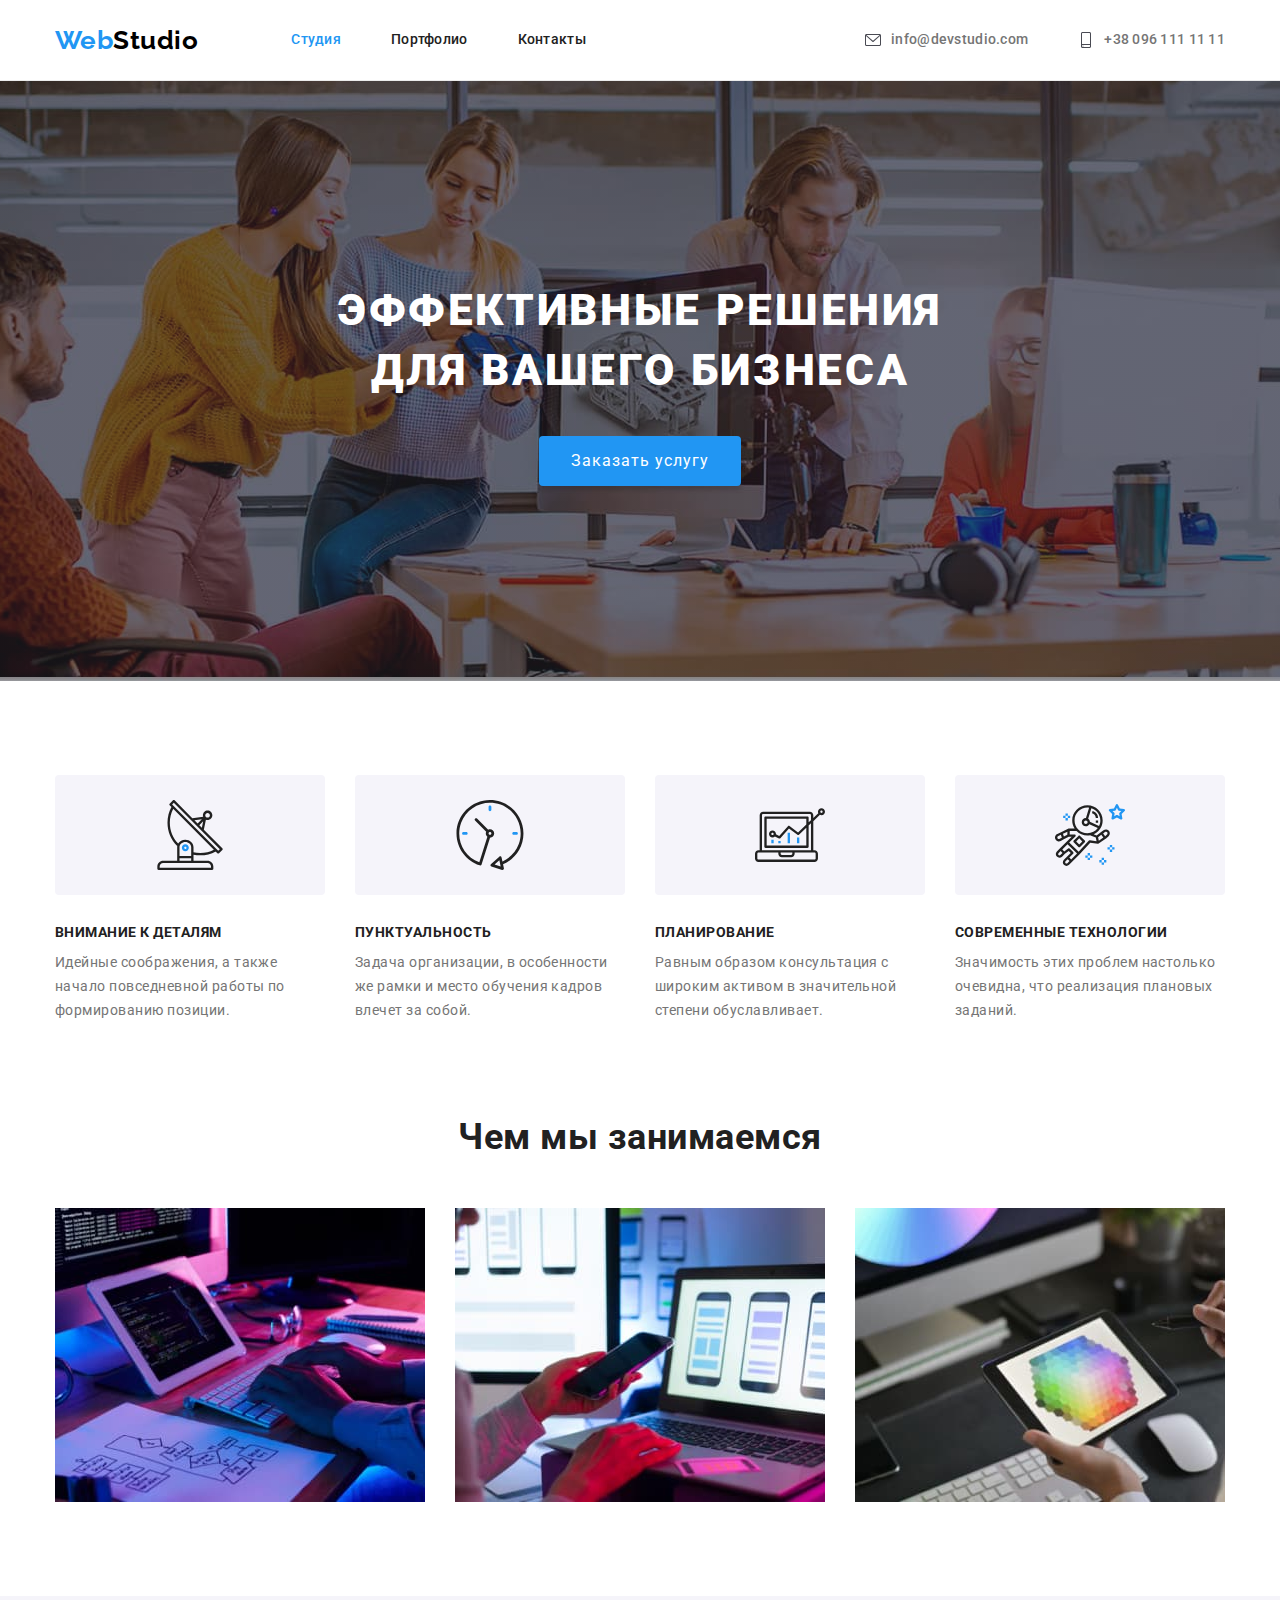
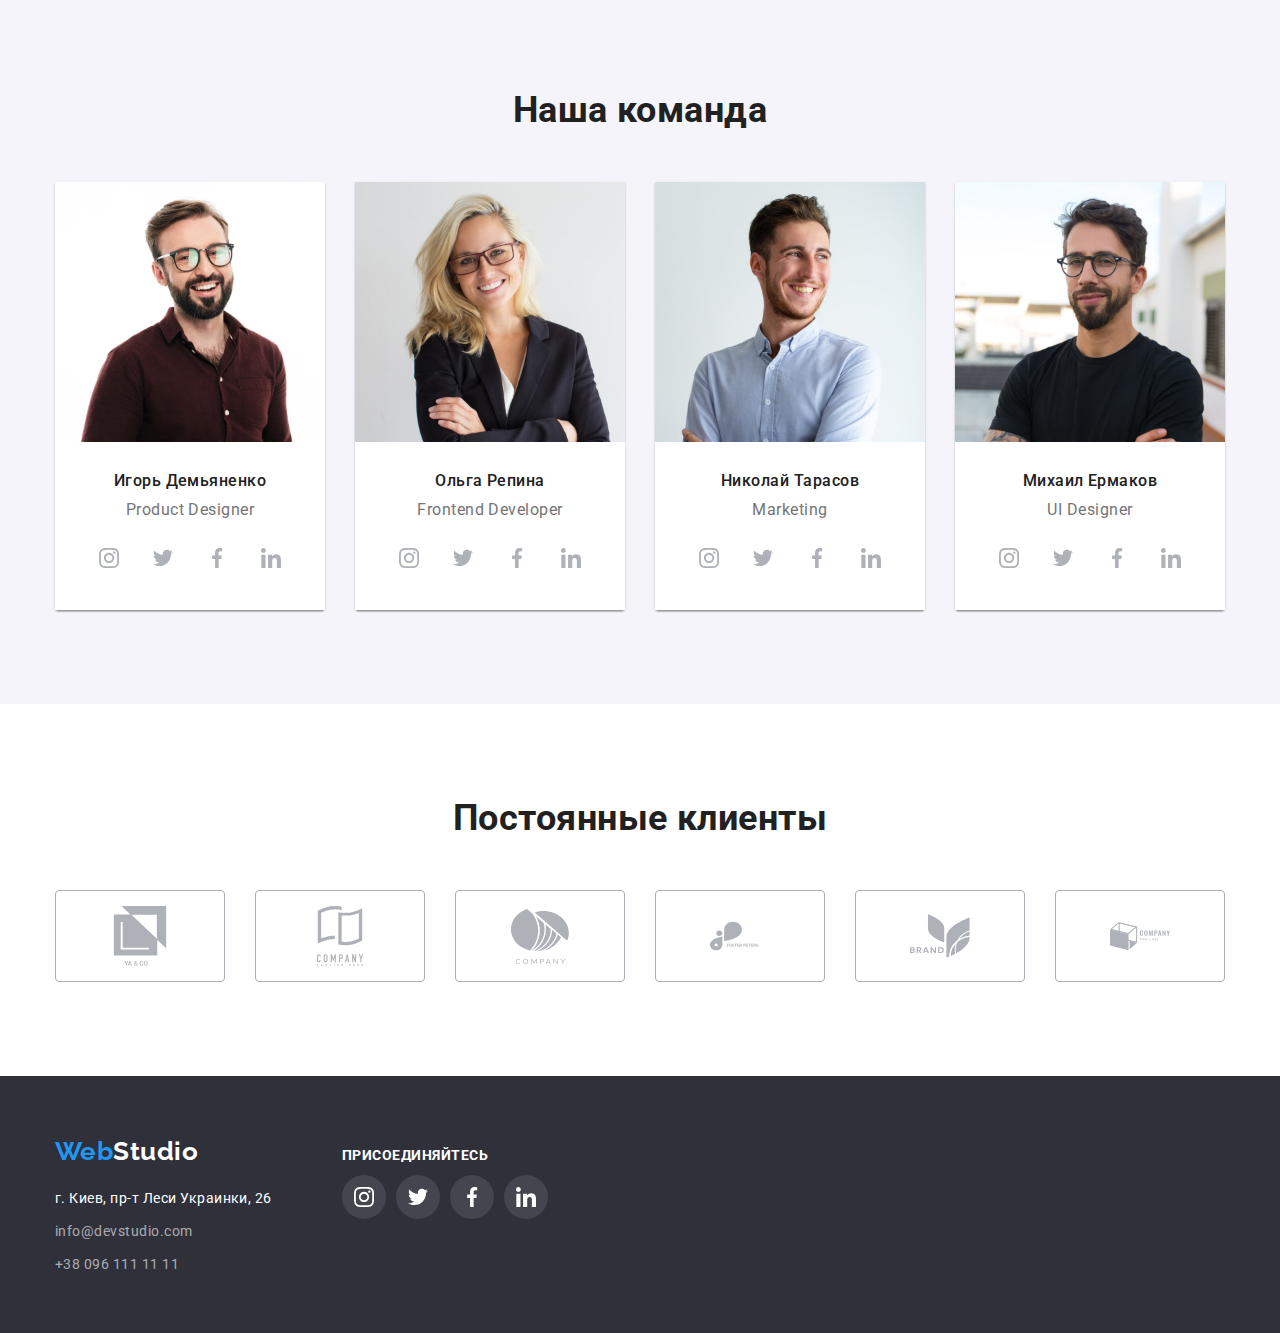
<file: index.html>
<!DOCTYPE html>
<html lang="ru">
  <head>
    <meta charset="UTF-8" />
    <meta http-equiv="X-UA-Compatible" content="IE=edge" />
    <meta name="viewport" content="width=device-width, initial-scale=1.0" />
    <title>Студия</title>
    <link rel="preconnect" href="https://fonts.googleapis.com" />
    <link rel="preconnect" href="https://fonts.gstatic.com" crossorigin />
    <link
      href="https://fonts.googleapis.com/css2?family=Montserrat:wght@400;700&family=Raleway:wght@700&family=Roboto:wght@400;500;700;900&family=Tangerine:wght@400;700&display=swap"
      rel="stylesheet"
    />
    <link
      rel="stylesheet"
      href="https://cdnjs.cloudflare.com/ajax/libs/modern-normalize/1.1.0/modern-normalize.min.css"
    />
    <link rel="stylesheet" href="./css/styles.css" />
  </head>
  <body>
    <!-- header -->
    <header class="header">
      <div class="container header-container">
        <nav class="header-nav">
          <a href="./index.html" class="logo link"><span class="accent">Web</span>Studio</a>
          <ul class="header-nav-list list">
            <li class="header-nav-item">
              <a href="./index.html" class="header-nav-link link current">Студия</a>
            </li>
            <li class="header-nav-item">
              <a href="./portfolio.html" class="header-nav-link link">Портфолио</a>
            </li>
            <li class="header-nav-item"><a href="" class="header-nav-link link">Контакты</a></li>
          </ul>
        </nav>
        <ul class="header-contacts-list list">
          <li class="header-contacts-item">
            <a href="mailto:info@devstudio.com" class="header-contacts-link link">
              <svg class="header-icon icon-envelope" width="16" height="16" aria-hidden="true">
                <use href="./images/symbol-defs.svg#envelope"></use>
              </svg>
              info@devstudio.com</a
            >
          </li>
          <li class="header-contacts-item">
            <a href="tel:+380961111111" class="header-contacts-link link">
              <svg class="header-icon icon-smartphone" width="16" height="16" aria-hidden="true">
                <use href="./images/symbol-defs.svg#smartphone"></use>
              </svg>
              +38 096 111 11 11</a
            >
          </li>
        </ul>
      </div>
    </header>

    <main>
      <!-- hero -->
      <section class="hero section">
        <div class="container">
          <h1 class="hero-title">Эффективные решения для вашего бизнеса</h1>
          <button type="button" class="hero-btn">Заказать услугу</button>
        </div>
      </section>

      <!-- benefits -->
      <section class="benefits section">
        <div class="container">
          <h2 class="benefits-title visually-hidden">Наши преимущества</h2>

          <ul class="benefits-list list">
            <li class="benefits-item">
              <div class="benefits-container-icon">
                <svg class="benefits-icon" width="70" height="70" aria-hidden="true">
                  <use href="./images/symbol-defs.svg#antenna"></use>
                </svg>
              </div>
              <h3 class="benefits-title">Внимание к деталям</h3>
              <p class="benefits-text">
                Идейные соображения, а также начало повседневной работы по формированию позиции.
              </p>
            </li>

            <li class="benefits-item">
              <div class="benefits-container-icon">
                <svg class="benefits-icon" width="70" height="70" aria-hidden="true">
                  <use href="./images/symbol-defs.svg#clock"></use>
                </svg>
              </div>
              <h3 class="benefits-title">Пунктуальность</h3>
              <p class="benefits-text">
                Задача организации, в особенности же рамки и место обучения кадров влечет за собой.
              </p>
            </li>

            <li class="benefits-item">
              <div class="benefits-container-icon">
                <svg class="benefits-icon" width="70" height="70" aria-hidden="true">
                  <use href="./images/symbol-defs.svg#diagram"></use>
                </svg>
              </div>
              <h3 class="benefits-title">Планирование</h3>
              <p class="benefits-text">
                Равным образом консультация с широким активом в значительной степени обуславливает.
              </p>
            </li>

            <li class="benefits-item">
              <div class="benefits-container-icon">
                <svg class="benefits-icon" width="70" height="70" aria-hidden="true">
                  <use href="./images/symbol-defs.svg#astronaut"></use>
                </svg>
              </div>
              <h3 class="benefits-title">Современные технологии</h3>
              <p class="benefits-text">
                Значимость этих проблем настолько очевидна, что реализация плановых заданий.
              </p>
            </li>
          </ul>
        </div>
      </section>

      <!-- about -->
      <section class="about section">
        <div class="container">
          <h2 class="about-title">Чем мы занимаемся</h2>
          <ul class="about-list list">
            <li class="about-item">
              <img
                src="./images/img-one.jpg"
                alt="рабочий стол с компьютером"
                width="370"
                height="294"
              />
            </li>
            <li class="about-item">
              <img
                src="./images/img-two.jpg"
                alt="рабочий стол с компьютером"
                width="370"
                height="294"
              />
            </li>
            <li class="about-item">
              <img
                src="./images/img-three.jpg"
                alt="рабочий стол с компьютером"
                width="370"
                height="294"
              />
            </li>
          </ul>
        </div>
      </section>

      <!-- team -->
      <section class="team section">
        <div class="container">
          <h2 class="team-title">Наша команда</h2>
          <ul class="team-list list">
            <li class="team-item">
              <img src="./images/worker-one.jpg" alt="Участник команды" width="270" height="260" />
              <div class="team-text-content">
                <h3 class="team-item-title">Игорь Демьяненко</h3>
                <p class="team-item-text">Product Designer</p>
                <ul class="team-icon-list list">
                  <li class="team-icon-item">
                    <a href="" class="team-icon-link">
                      <svg
                        class="team-icon"
                        width="20"
                        height="20"
                        aria-label="Ссылка на instagram"
                      >
                        <use href="./images/symbol-defs.svg#instagram"></use>
                      </svg>
                    </a>
                  </li>
                  <li class="team-icon-item">
                    <a href="" class="team-icon-link">
                      <svg class="team-icon" width="20" height="20" aria-label="Ссылка на twitter">
                        <use href="./images/symbol-defs.svg#twitter"></use>
                      </svg>
                    </a>
                  </li>
                  <li class="team-icon-item">
                    <a href="" class="team-icon-link">
                      <svg class="team-icon" width="20" height="20" aria-label="Ссылка на facebook">
                        <use href="./images/symbol-defs.svg#facebook"></use>
                      </svg>
                    </a>
                  </li>
                  <li class="team-icon-item">
                    <a href="" class="team-icon-link">
                      <svg class="team-icon" width="20" height="20" aria-label="Ссылка на linkedin">
                        <use href="./images/symbol-defs.svg#linkedin"></use>
                      </svg>
                    </a>
                  </li>
                </ul>
              </div>
            </li>

            <li class="team-item">
              <img src="./images/worker-two.jpg" alt="Участник команды" width="270" height="260" />
              <div class="team-text-content">
                <h3 class="team-item-title">Ольга Репина</h3>
                <p class="team-item-text">Frontend Developer</p>
                <ul class="team-icon-list list">
                  <li class="team-icon-item">
                    <a href="" class="team-icon-link">
                      <svg
                        class="team-icon"
                        width="20"
                        height="20"
                        aria-label="Ссылка на instagram"
                      >
                        <use href="./images/symbol-defs.svg#instagram"></use>
                      </svg>
                    </a>
                  </li>
                  <li class="team-icon-item">
                    <a href="" class="team-icon-link">
                      <svg class="team-icon" width="20" height="20" aria-label="Ссылка на twitter">
                        <use href="./images/symbol-defs.svg#twitter"></use>
                      </svg>
                    </a>
                  </li>
                  <li class="team-icon-item">
                    <a href="" class="team-icon-link">
                      <svg class="team-icon" width="20" height="20" aria-label="Ссылка на facebook">
                        <use href="./images/symbol-defs.svg#facebook"></use>
                      </svg>
                    </a>
                  </li>
                  <li class="team-icon-item">
                    <a href="" class="team-icon-link">
                      <svg class="team-icon" width="20" height="20" aria-label="Ссылка на linkedin">
                        <use href="./images/symbol-defs.svg#linkedin"></use>
                      </svg>
                    </a>
                  </li>
                </ul>
              </div>
            </li>

            <li class="team-item">
              <img
                src="./images/worker-three.jpg"
                alt="Участник команды"
                width="270"
                height="260"
              />
              <div class="team-text-content">
                <h3 class="team-item-title">Николай Тарасов</h3>
                <p class="team-item-text">Marketing</p>
                <ul class="team-icon-list list">
                  <li class="team-icon-item">
                    <a href="" class="team-icon-link">
                      <svg
                        class="team-icon"
                        width="20"
                        height="20"
                        aria-label="Ссылка на instagram"
                      >
                        <use href="./images/symbol-defs.svg#instagram"></use>
                      </svg>
                    </a>
                  </li>
                  <li class="team-icon-item">
                    <a href="" class="team-icon-link">
                      <svg class="team-icon" width="20" height="20" aria-label="Ссылка на twitter">
                        <use href="./images/symbol-defs.svg#twitter"></use>
                      </svg>
                    </a>
                  </li>
                  <li class="team-icon-item">
                    <a href="" class="team-icon-link">
                      <svg class="team-icon" width="20" height="20" aria-label="Ссылка на facebook">
                        <use href="./images/symbol-defs.svg#facebook"></use>
                      </svg>
                    </a>
                  </li>
                  <li class="team-icon-item">
                    <a href="" class="team-icon-link">
                      <svg class="team-icon" width="20" height="20" aria-label="Ссылка на linkedin">
                        <use href="./images/symbol-defs.svg#linkedin"></use>
                      </svg>
                    </a>
                  </li>
                </ul>
              </div>
            </li>

            <li class="team-item">
              <img src="./images/worker-four.jpg" alt="Участник команды" width="270" height="260" />
              <div class="team-text-content">
                <h3 class="team-item-title">Михаил Ермаков</h3>
                <p class="team-item-text">UI Designer</p>
                <ul class="team-icon-list list">
                  <li class="team-icon-item">
                    <a href="" class="team-icon-link">
                      <svg
                        class="team-icon"
                        width="20"
                        height="20"
                        aria-label="Ссылка на instagram"
                      >
                        <use href="./images/symbol-defs.svg#instagram"></use>
                      </svg>
                    </a>
                  </li>
                  <li class="team-icon-item">
                    <a href="" class="team-icon-link">
                      <svg class="team-icon" width="20" height="20" aria-label="Ссылка на twitter">
                        <use href="./images/symbol-defs.svg#twitter"></use>
                      </svg>
                    </a>
                  </li>
                  <li class="team-icon-item">
                    <a href="" class="team-icon-link">
                      <svg class="team-icon" width="20" height="20" aria-label="Ссылка на facebook">
                        <use href="./images/symbol-defs.svg#facebook"></use>
                      </svg>
                    </a>
                  </li>
                  <li class="team-icon-item">
                    <a href="" class="team-icon-link">
                      <svg class="team-icon" width="20" height="20" aria-label="Ссылка на linkedin">
                        <use href="./images/symbol-defs.svg#linkedin"></use>
                      </svg>
                    </a>
                  </li>
                </ul>
              </div>
            </li>
          </ul>
        </div>
      </section>

      <!-- clients -->
      <section class="clients section">
        <div class="container">
          <h2 class="clients-title">Постоянные клиенты</h2>
          <ul class="clients-list list">
            <li class="clients-item">
              <a href="" class="clients-link">
                <svg
                  class="clients-icon"
                  width="106"
                  height="60"
                  aria-label="Ссылка на постоянного клиента-компанию"
                >
                  <use href="./images/symbol-defs.svg#client1"></use>
                </svg>
              </a>
            </li>
            <li class="clients-item">
              <a href="" class="clients-link">
                <svg
                  class="clients-icon"
                  width="106"
                  height="60"
                  aria-label="Ссылка на постоянного клиента-компанию"
                >
                  <use href="./images/symbol-defs.svg#client2"></use>
                </svg>
              </a>
            </li>
            <li class="clients-item">
              <a href="" class="clients-link">
                <svg
                  class="clients-icon"
                  width="106"
                  height="60"
                  aria-label="Ссылка на постоянного клиента-компанию"
                >
                  <use href="./images/symbol-defs.svg#client3"></use>
                </svg>
              </a>
            </li>
            <li class="clients-item">
              <a href="" class="clients-link">
                <svg
                  class="clients-icon"
                  width="106"
                  height="60"
                  aria-label="Ссылка на постоянного клиента-компанию"
                >
                  <use href="./images/symbol-defs.svg#client4"></use>
                </svg>
              </a>
            </li>
            <li class="clients-item">
              <a href="" class="clients-link">
                <svg
                  class="clients-icon"
                  width="106"
                  height="60"
                  aria-label="Ссылка на постоянного клиента-компанию"
                >
                  <use href="./images/symbol-defs.svg#client5"></use>
                </svg>
              </a>
            </li>
            <li class="clients-item">
              <a href="" class="clients-link">
                <svg
                  class="clients-icon"
                  width="106"
                  height="60"
                  aria-label="Ссылка на постоянного клиента-компанию"
                >
                  <use href="./images/symbol-defs.svg#client6"></use>
                </svg>
              </a>
            </li>
          </ul>
        </div>
      </section>
    </main>

    <!-- footer -->
    <footer class="footer">
      <div class="container">
        <div>
          <a href="./index.html" class="logo link"><span class="accent">Web</span>Studio</a>
          <address>
            <ul class="footer-list list">
              <li class="footer-item">
                <a href="https://goo.gl/maps/piqngm7oDQpEDh6u6" class="footer-map-link link"
                  >г. Киев, пр-т Леси Украинки, 26</a
                >
              </li>
              <li class="footer-item">
                <a href="mailto:info@devstudio.com" class="footer-contacts-link link"
                  >info@devstudio.com</a
                >
              </li>
              <li class="footer-item">
                <a href="tel:+380961111111" class="footer-contacts-link link">+38 096 111 11 11</a>
              </li>
            </ul>
          </address>
        </div>

        <div class="footer-cta">
          <h2 class="cta-title">присоединяйтесь</h2>
          <ul class="cta-list list">
            <li class="cta-item">
              <a href="" class="cta-link">
                <svg class="cta-icon" width="20" height="20" aria-label="Ссылка на instagram">
                  <use href="./images/symbol-defs.svg#instagram"></use>
                </svg>
              </a>
            </li>
            <li class="cta-item">
              <a href="" class="cta-link">
                <svg class="cta-icon" width="20" height="20" aria-label="Ссылка на twitter">
                  <use href="./images/symbol-defs.svg#twitter"></use>
                </svg>
              </a>
            </li>
            <li class="cta-item">
              <a href="" class="cta-link">
                <svg class="cta-icon" width="20" height="20" aria-label="Ссылка на facebook">
                  <use href="./images/symbol-defs.svg#facebook"></use>
                </svg>
              </a>
            </li>
            <li class="cta-item">
              <a href="" class="cta-link">
                <svg class="cta-icon" width="20" height="20" aria-label="Ссылка на linkedin">
                  <use href="./images/symbol-defs.svg#linkedin"></use>
                </svg>
              </a>
            </li>
          </ul>
        </div>
      </div>
    </footer>
  </body>
</html>
</file>
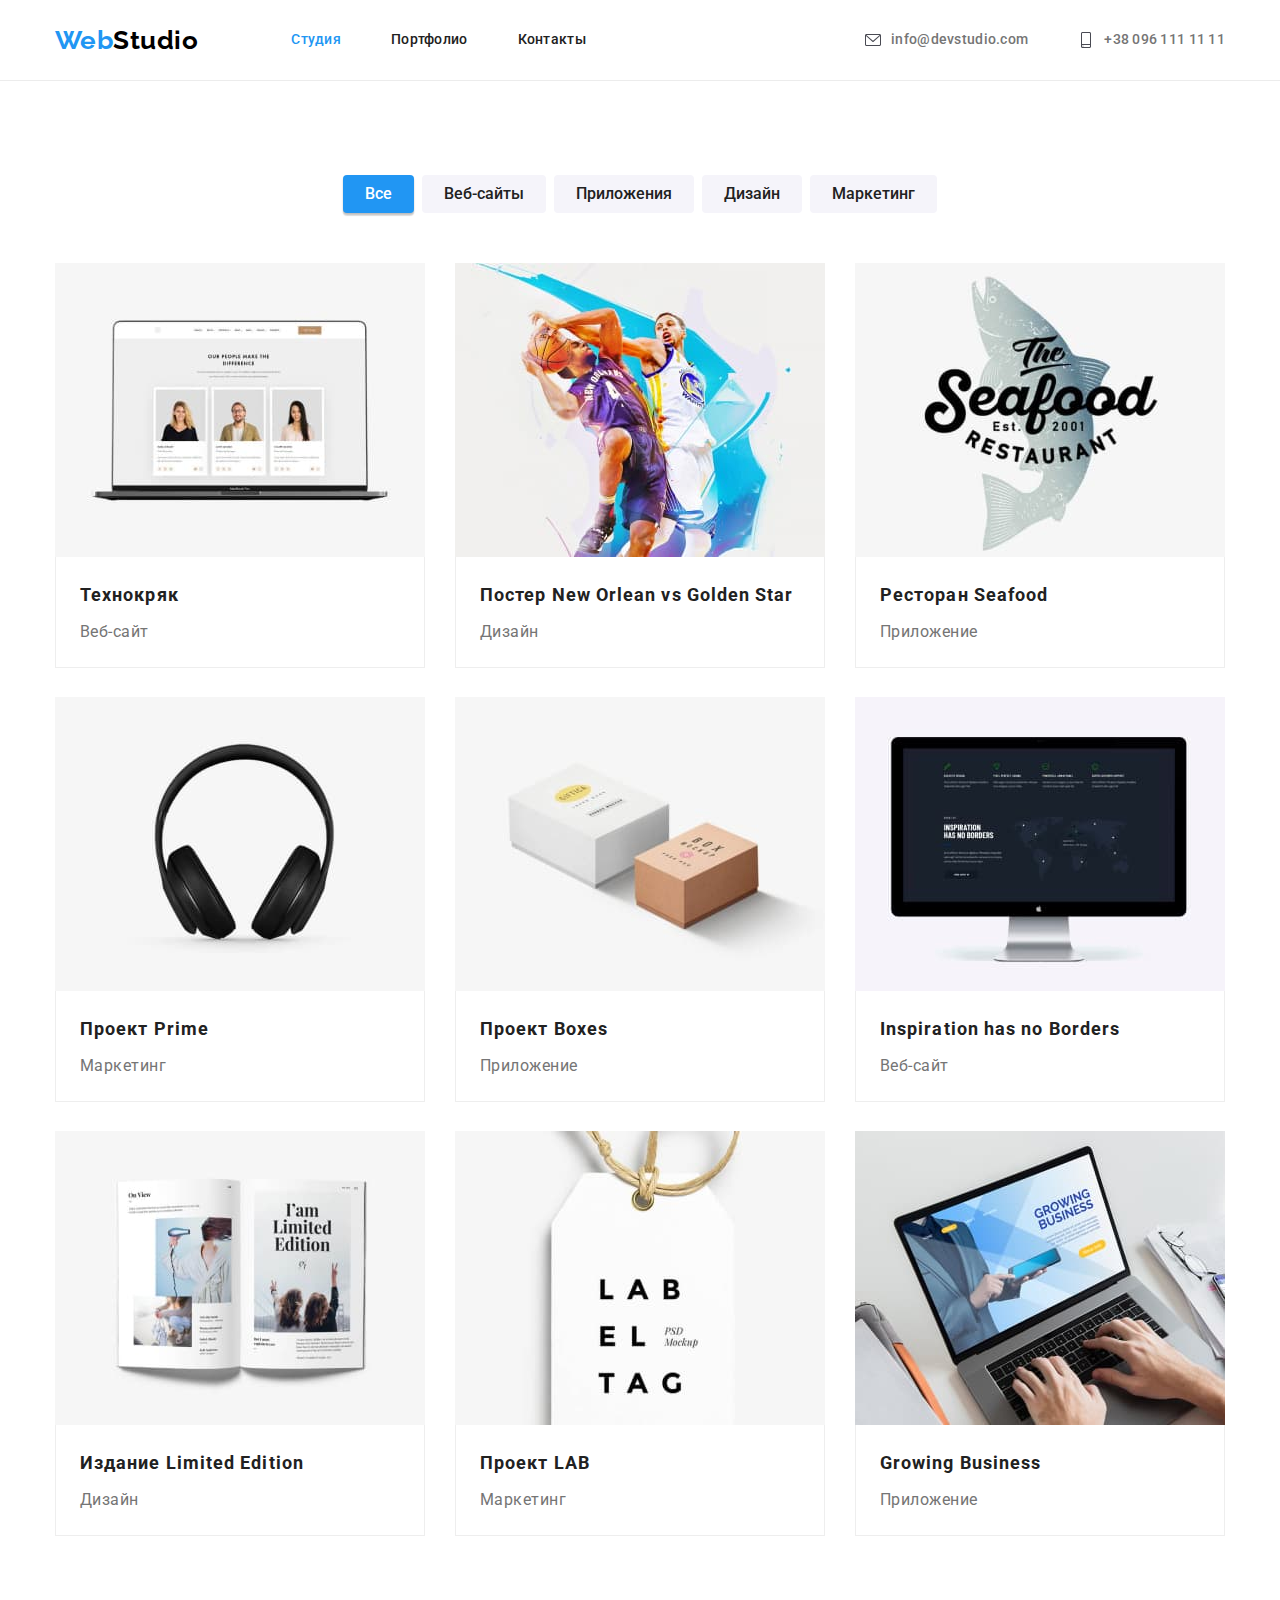
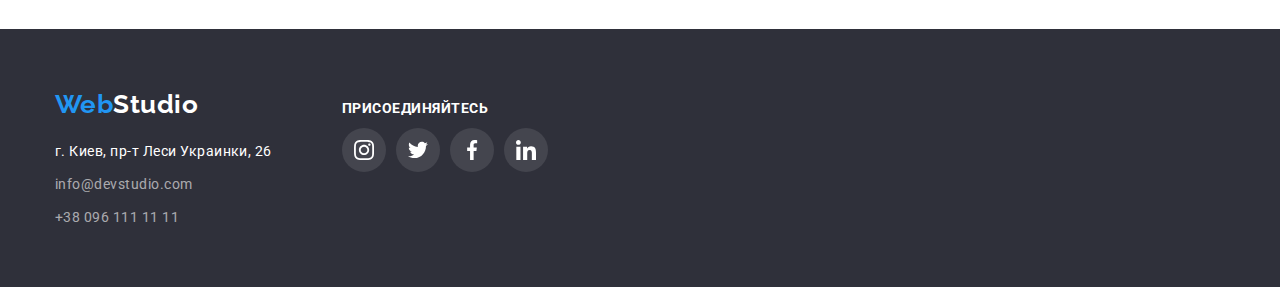
<file: portfolio.html>
<!DOCTYPE html>
<html lang="ru">
  <head>
    <meta charset="UTF-8" />
    <meta http-equiv="X-UA-Compatible" content="IE=edge" />
    <meta name="viewport" content="width=device-width, initial-scale=1.0" />
    <title>Портфолио</title>
    <link rel="preconnect" href="https://fonts.googleapis.com" />
    <link rel="preconnect" href="https://fonts.gstatic.com" crossorigin />
    <link
      href="https://fonts.googleapis.com/css2?family=Montserrat:wght@400;700&family=Raleway:wght@700&family=Roboto:wght@400;500;700;900&family=Tangerine:wght@400;700&display=swap"
      rel="stylesheet"
    />
    <link
      rel="stylesheet"
      href="https://cdnjs.cloudflare.com/ajax/libs/modern-normalize/1.1.0/modern-normalize.min.css"
    />
    <link rel="stylesheet" href="./css/styles.css" />
  </head>

  <body>
    <!-- header -->
    <header class="header">
      <div class="container header-container">
        <nav class="header-nav">
          <a href="./index.html" class="logo link"><span class="accent">Web</span>Studio</a>
          <ul class="header-nav-list list">
            <li class="header-nav-item">
              <a href="./index.html" class="header-nav-link link current">Студия</a>
            </li>
            <li class="header-nav-item">
              <a href="./portfolio.html" class="header-nav-link link">Портфолио</a>
            </li>
            <li class="header-nav-item"><a href="" class="header-nav-link link">Контакты</a></li>
          </ul>
        </nav>
        <ul class="header-contacts-list list">
          <li class="header-contacts-item">
            <a href="mailto:info@devstudio.com" class="header-contacts-link link">
              <svg class="header-icon icon-envelope" width="16" height="16" aria-hidden="true">
                <use href="./images/symbol-defs.svg#envelope"></use>
              </svg>
              info@devstudio.com</a
            >
          </li>
          <li class="header-contacts-item">
            <a href="tel:+380961111111" class="header-contacts-link link">
              <svg class="header-icon icon-smartphone" width="16" height="16" aria-hidden="true">
                <use href="./images/symbol-defs.svg#smartphone"></use>
              </svg>
              +38 096 111 11 11</a
            >
          </li>
        </ul>
      </div>
    </header>

    <main>
      <!-- projects -->
      <section class="projects section">
        <div class="container">
          <h1 class="portfolio-title visually-hidden">Наши проекты</h1>
          <ul class="projects-list-btn list">
            <li class="projects-item-btn"><button type="button" class="btn active">Все</button></li>
            <li class="projects-item-btn"><button type="button" class="btn">Веб-сайты</button></li>
            <li class="projects-item-btn"><button type="button" class="btn">Приложения</button></li>
            <li class="projects-item-btn"><button type="button" class="btn">Дизайн</button></li>
            <li class="projects-item-btn"><button type="button" class="btn">Маркетинг</button></li>
          </ul>

          <ul class="projects-list list">
            <li class="projects-item">
              <a href="" class="projects-link link">
                <img
                  src="./images/portfolio-one.jpg"
                  alt="Web-страница открыта на ноутбуке"
                  width="370"
                  height="294"
                />
                <div class="projects-text-border">
                  <h2 class="projects-title">Технокряк</h2>
                  <p class="projects-text">Веб-сайт</p>
                </div>
              </a>
            </li>
            <li class="projects-item">
              <a href="" class="projects-link link">
                <img
                  src="./images/portfolio-two.jpg"
                  alt="Два баскетболиста"
                  width="370"
                  height="294"
                />
                <div class="projects-text-border">
                  <h2 class="projects-title">Постер New Orlean vs Golden Star</h2>
                  <p class="projects-text">Дизайн</p>
                </div>
              </a>
            </li>
            <li class="projects-item">
              <a href="" class="projects-link link">
                <img
                  src="./images/portfolio-three.jpg"
                  alt="Логотип ресторана морской еды"
                  width="370"
                  height="294"
                />
                <div class="projects-text-border">
                  <h2 class="projects-title">Ресторан Seafood</h2>
                  <p class="projects-text">Приложение</p>
                </div>
              </a>
            </li>
            <li class="projects-item">
              <a href="" class="projects-link link">
                <img src="./images/portfolio-four.jpg" alt="Наушники" width="370" height="294" />
                <div class="projects-text-border">
                  <h2 class="projects-title">Проект Prime</h2>
                  <p class="projects-text">Маркетинг</p>
                </div>
              </a>
            </li>
            <li class="projects-item">
              <a href="" class="projects-link link">
                <img
                  src="./images/portfolio-five.jpg"
                  alt="Две коробочки"
                  width="370"
                  height="294"
                />
                <div class="projects-text-border">
                  <h2 class="projects-title">Проект Boxes</h2>
                  <p class="projects-text">Приложение</p>
                </div>
              </a>
            </li>
            <li class="projects-item">
              <a href="" class="projects-link link">
                <img
                  src="./images/portfolio-six.jpg"
                  alt="Монитор компьютера"
                  width="370"
                  height="294"
                />
                <div class="projects-text-border">
                  <h2 class="projects-title">Inspiration has no Borders</h2>
                  <p class="projects-text">Веб-сайт</p>
                </div>
              </a>
            </li>
            <li class="projects-item">
              <a href="" class="projects-link link">
                <img
                  src="./images/portfolio-seven.jpg"
                  alt="Отркрытый журнал"
                  width="370"
                  height="294"
                />
                <div class="projects-text-border">
                  <h2 class="projects-title">Издание Limited Edition</h2>
                  <p class="projects-text">Дизайн</p>
                </div>
              </a>
            </li>
            <li class="projects-item">
              <a href="" class="projects-link link">
                <img src="./images/portfolio-eight.jpg" alt="Етикетка" width="370" height="294" />
                <div class="projects-text-border">
                  <h2 class="projects-title">Проект LAB</h2>
                  <p class="projects-text">Маркетинг</p>
                </div>
              </a>
            </li>
            <li class="projects-item">
              <a href="" class="projects-link link">
                <img
                  src="./images/portfolio-nine.jpg"
                  alt="На ноутбуке открыто приложение"
                  width="370"
                  height="294"
                />
                <div class="projects-text-border">
                  <h2 class="projects-title">Growing Business</h2>
                  <p class="projects-text">Приложение</p>
                </div>
              </a>
            </li>
          </ul>
        </div>
      </section>
    </main>

    <!-- footer -->
    <footer class="footer">
      <div class="container">
        <div>
          <a href="./index.html" class="logo link"><span class="accent">Web</span>Studio</a>
          <address>
            <ul class="footer-list list">
              <li class="footer-item">
                <a href="https://goo.gl/maps/piqngm7oDQpEDh6u6" class="footer-map-link link"
                  >г. Киев, пр-т Леси Украинки, 26</a
                >
              </li>
              <li class="footer-item">
                <a href="mailto:info@devstudio.com" class="footer-contacts-link link"
                  >info@devstudio.com</a
                >
              </li>
              <li class="footer-item">
                <a href="tel:+380961111111" class="footer-contacts-link link">+38 096 111 11 11</a>
              </li>
            </ul>
          </address>
        </div>

        <div class="footer-cta">
          <h2 class="cta-title">присоединяйтесь</h2>
          <ul class="cta-list list">
            <li class="cta-item">
              <a href="" class="cta-link">
                <svg class="cta-icon" width="20" height="20" aria-label="Ссылка на instagram">
                  <use href="./images/symbol-defs.svg#instagram"></use>
                </svg>
              </a>
            </li>
            <li class="cta-item">
              <a href="" class="cta-link">
                <svg class="cta-icon" width="20" height="20" aria-label="Ссылка на twitter">
                  <use href="./images/symbol-defs.svg#twitter"></use>
                </svg>
              </a>
            </li>
            <li class="cta-item">
              <a href="" class="cta-link">
                <svg class="cta-icon" width="20" height="20" aria-label="Ссылка на facebook">
                  <use href="./images/symbol-defs.svg#facebook"></use>
                </svg>
              </a>
            </li>
            <li class="cta-item">
              <a href="" class="cta-link">
                <svg class="cta-icon" width="20" height="20" aria-label="Ссылка на linkedin">
                  <use href="./images/symbol-defs.svg#linkedin"></use>
                </svg>
              </a>
            </li>
          </ul>
        </div>
      </div>
    </footer>
  </body>
</html>
</file>
<file: css/styles.css>
:root {
  --primary-text-color: #757575;
  --title-text-color: #212121;
  --logo-black: #000000;
  --acent-color: #2196f3;
  --background-hero: #2f303a;
  --primary-white-color: #ffffff;
  --team-btn-background: #f5f4fa;
  --footer-background: #2f303a;
  --footer-link-alpha: rgba(255, 255, 255, 0.6);
}
body {
  font-family: Roboto, sans-serif;
  color: var(--primary-text-color);
  letter-spacing: 0.03em;
  background-color: var(--primary-white-color);
  font-size: 16px;
}

html {
  box-sizing: border-box;
}
*,
*::after,
*::before {
  box-sizing: inherit;
} /* Стили для обнуления верхних отступов у элементов */
h1,
h2,
h3,
h4,
h5,
h6,
p {
  margin-top: 0;
} /* Класс для обнуления базовых свойств у списков (ul) */
.list {
  list-style: none;
  padding-left: 0;
  margin: 0;
} /* Класс для обнуления базовых свойств у ссылок */
.link {
  text-decoration: none;
  color: inherit;
} /* Свойства для корректного отображения картинок */
img {
  display: block;
  max-width: 100%;
  height: auto;
} /* Свойства для обнуления курсива у address */
address {
  font-style: normal;
}

.container {
  width: 1200px;
  margin: 0 auto;
  padding: 0 15px;
}

.section {
  padding-top: 94px;
  padding-bottom: 94px;
}

/* header */
.header {
  border-bottom: 1px solid #ececec;
}
.header-container {
  display: flex;
  align-items: center;
}
.header-nav {
  display: flex;
  align-items: center;
}
.header-nav-list {
  display: flex;
  margin-left: 93px;
}
.header-nav-link {
  display: block;
  padding-top: 32px;
  padding-bottom: 32px;
}
.header-contacts-list {
  display: flex;
  margin-left: auto;
}
.header-nav-item:not(:last-child),
.header-contacts-item:not(:last-child) {
  margin-right: 50px;
}

.logo {
  font-family: Raleway, sans-serif;
  font-style: normal;
  font-weight: 700;
  font-size: 26px;
  line-height: 1.19;
  color: var(--logo-black);
}
.accent {
  color: var(--acent-color);
}
.header-nav-link,
.header-contacts-link {
  font-weight: 500;
  font-size: 14px;
  line-height: 1.14;
  letter-spacing: 0.02em;
}
.header-nav-link {
  color: var(--title-text-color);
}
.header-contacts-link {
  display: flex;
  color: var(--primary-text-color);
}

.header-nav-link.current,
.header-nav-link:hover,
.header-nav-link:focus,
.header-contacts-link:hover,
.header-contacts-link:focus {
  color: var(--acent-color);
}

.header-icon {
  margin-right: 10px;
  fill: #494a53;
}
.header-contacts-link:hover .header-icon,
.header-contacts-link:focus .header-icon {
  fill: var(--acent-color);
}

/* hero */
.hero {
  background-color: var(--background-hero);
  text-align: center;
  padding: 200px 0;
  background-image: linear-gradient(rgba(47, 48, 58, 0.4), rgba(47, 48, 58, 0.4)),
    url('../images/hero-background.jpg');
  background-repeat: no-repeat;
  background-position: center;
  margin-left: auto;
  margin-right: auto;
  height: 600px;
  max-width: 1600px;
}

.hero-title {
  font-weight: 900;
  font-size: 44px;
  line-height: 1.36;
  letter-spacing: 0.06em;
  text-transform: uppercase;
  color: var(--primary-white-color);
  margin-bottom: 35px;
  max-width: 696px;
  margin-left: auto;
  margin-right: auto;
}
.hero-btn {
  font-family: inherit;
  font-size: inherit;
  line-height: 1.88;
  letter-spacing: 0.06em;
  background-color: var(--acent-color);
  box-shadow: 0px 4px 4px rgba(0, 0, 0, 0.15);
  border-radius: 4px;
  color: var(--primary-white-color);
  cursor: pointer;
  padding: 10px 32px;
  border: none;
}

/* benefits */
.visually-hidden {
  position: absolute;
  width: 1px;
  height: 1px;
  margin: -1px;
  border: 0;
  padding: 0;

  white-space: nowrap;
  clip-path: inset(100%);
  clip: rect(0 0 0 0);
  overflow: hidden;
}
.benefits-container-icon {
  display: flex;
  justify-content: center;
  align-items: center;
  width: 270px;
  height: 120px;
  background-color: var(--team-btn-background);
  border-radius: 4px;
  margin-bottom: 30px;
}

.benefits-list {
  display: flex;
  justify-content: space-between;
}
.benefits-item:not(:last-child) {
  margin-right: 30px;
}
.benefits-item {
  width: 270px;
}
.benefits-title {
  font-size: 14px;
  line-height: 1.14;
  text-transform: uppercase;
  color: var(--title-text-color);
  margin-bottom: 10px;
}
.benefits-text {
  font-size: 14px;
  line-height: 1.71;
  margin-bottom: 0;
}

/* about */
.about {
  padding-top: 0;
}
.about-title,
.team-title {
  font-size: 36px;
  line-height: 1.16;
  text-align: center;
  color: var(--title-text-color);
  margin-bottom: 50px;
}
.about-list {
  display: flex;
}
.about-item:not(:last-child) {
  margin-right: 30px;
}

/* about */
.about {
  padding-top: 0;
}
.about-title,
.team-title,
.clients-title {
  font-size: 36px;
  line-height: 1.16;
  text-align: center;
  color: var(--title-text-color);
  margin-bottom: 50px;
}
.about-list {
  display: flex;
}
.about-item:not(:last-child) {
  margin-right: 30px;
}

/* team */
.team {
  background-color: var(--team-btn-background);
}
.team-list {
  display: flex;
}
.team-item:not(:last-child) {
  margin-right: 30px;
}
.team-item {
  box-shadow: 0px 1px 3px rgba(0, 0, 0, 0.12), 0px 1px 1px rgba(0, 0, 0, 0.14),
    0px 2px 1px rgba(0, 0, 0, 0.2);
  border-radius: 0px 0px 4px 4px;
}
.team-item-title {
  font-weight: 500;
  font-size: 16px;
  line-height: 1.18;
  text-align: center;
  color: var(--title-text-color);
  margin-bottom: 10px;
}
.team-item-text {
  line-height: 1.18;
  text-align: center;
  margin-bottom: 16px;
}
.team-text-content {
  padding: 30px 0;
  background-color: var(--primary-white-color);
}
.team-icon-list {
  display: flex;
  justify-content: center;
}
.team-icon-item:not(:last-child) {
  margin-right: 10px;
}
.team-icon-link {
  display: flex;
  justify-content: center;
  align-items: center;
  width: 44px;
  height: 44px;
  border-radius: 50%;
  background-color: #fff;
}
.team-icon-link:hover,
.team-icon-link:focus {
  background-color: var(--acent-color);
}
.team-icon {
  fill: #afb1b8;
}
.team-icon-link:hover .team-icon,
.team-icon-link:focus .team-icon {
  fill: var(--primary-white-color);
}

/* clients */
.clients-title {
  margin-bottom: 50px;
}
.clients-list {
  display: flex;
  justify-content: center;
}
.clients-icon {
  fill: #afb1b8;
}
.clients-link:hover .clients-icon,
.clients-link:focus .clients-icon {
  fill: var(--acent-color);
}

.clients-link:hover,
.clients-link:focus {
  border: 1px solid var(--acent-color);
}
.clients-link {
  display: flex;
  justify-content: center;
  align-items: center;

  width: 170px;
  height: 92px;
  border: 1px solid #afb1b8;
  border-radius: 4px;
}
.clients-item:not(:last-child) {
  margin-right: 30px;
}

/* footer */
.footer {
  background-color: var(--footer-background);
  padding-top: 60px;
  padding-bottom: 57px;
}
.footer-item:not(:last-child) {
  margin-bottom: 9px;
}
.footer .link {
  font-style: normal;
  font-size: 14px;
  line-height: 1.71;
}
.footer .logo {
  display: inline-block;
  font-size: 26px;
  line-height: 1.19;
  color: var(--primary-white-color);
  margin-bottom: 20px;
}
.footer-map-link {
  color: var(--primary-white-color);
}
.footer-contacts-link {
  color: var(--footer-link-alpha);
}
.footer-contacts-link:hover,
.footer-contacts-link:focus {
  color: var(--acent-color);
}
.footer .container {
  display: flex;
  align-items: baseline;
}
.cta-list {
  display: flex;
}
.footer-cta {
  margin-left: 70px;
}
.cta-title {
  font-weight: 700;
  font-size: 14px;
  line-height: 1.14;
  text-transform: uppercase;
  color: var(--primary-white-color);
}
.cta-icon {
  fill: var(--primary-white-color);
}
.cta-link {
  display: flex;
  justify-content: center;
  align-items: center;
  width: 44px;
  height: 44px;
  border-radius: 50%;
  background-color: rgba(255, 255, 255, 0.1);
}
.cta-item:not(:last-child) {
  margin-right: 10px;
}

.cta-link:hover,
.cta-link:focus {
  background-color: var(--acent-color);
}

/* portfolio */
.projects .btn {
  cursor: pointer;
  font-family: inherit;
  font-size: inherit;
  font-weight: 500;
  line-height: 1.62;
  text-align: center;
  color: var(--title-text-color);
  background-color: var(--team-btn-background);
  border-radius: 4px;
  border: none;
}
.btn.active,
.projects .btn:hover,
.projects .btn:focus {
  background-color: var(--acent-color);
  color: var(--primary-white-color);
  box-shadow: 0px 3px 1px rgba(0, 0, 0, 0.1), 0px 1px 2px rgba(0, 0, 0, 0.08),
    0px 2px 2px rgba(0, 0, 0, 0.12);
}

.projects-list-btn {
  display: flex;
  justify-content: center;
  margin-bottom: 50px;
}

.projects-list-btn .btn {
  padding: 6px 22px;
}
.projects-item-btn:not(:last-child) {
  margin-right: 8px;
}

.projects-list {
  display: flex;
  flex-wrap: wrap;
}

.projects-item {
  margin-right: 30px;
  width: 370px;
  height: 404px;
}
.projects-item:nth-child(-n + 6) {
  margin-bottom: 30px;
}

.projects-item:nth-child(3n) {
  margin-right: 0;
}

.projects-title {
  font-size: 18px;
  line-height: 2;
  letter-spacing: 0.06em;
  color: var(--title-text-color);
  margin-bottom: 4px;
}
.projects-text {
  line-height: 1.88;
  color: var(--primary-text-color);
  margin-bottom: 0;
}
.projects-text-border {
  border-left: 1px solid #eeeeee;
  border-bottom: 1px solid #eeeeee;
  border-right: 1px solid #eeeeee;
  padding: 20px 24px;
}

.projects-link {
  display: block;
}
.projects-link:hover,
.projects-link:focus {
  box-shadow: 0px 1px 1px rgba(0, 0, 0, 0.12), 0px 4px 4px rgba(0, 0, 0, 0.06),
    1px 4px 6px rgba(0, 0, 0, 0.16);
}
</file>
